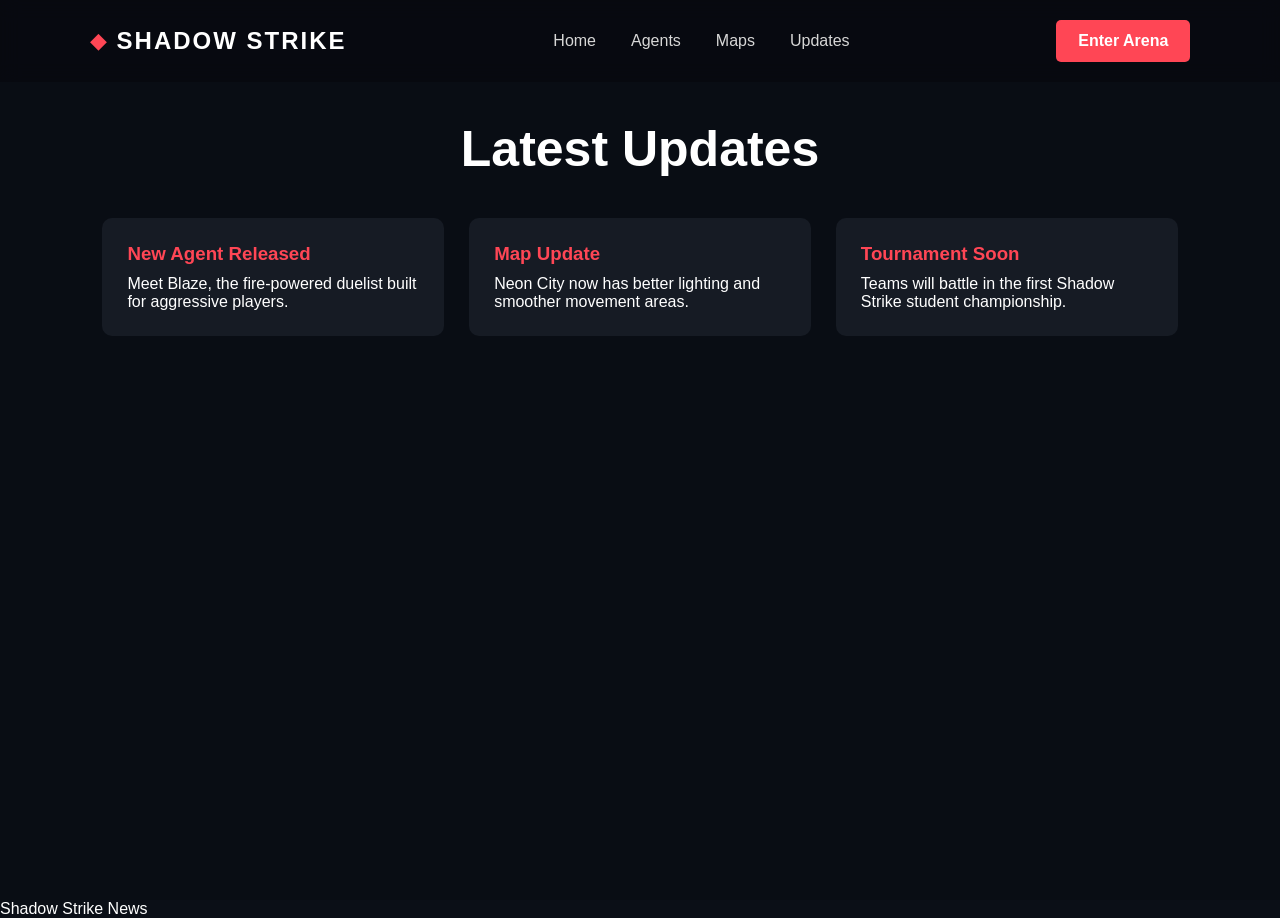
<file:  news.html>
<!DOCTYPE html>
<html>
<head>
  <title>News</title>
  <link rel="stylesheet" href="style.css">
</head>
<body>

<nav class="navbar">
    <div class="logo-box">
        <span class="logo-icon">◆</span>
        <h2>SHADOW STRIKE</h2>
    </div>

    <div class="nav-links">
        <a href="index.html">Home</a>
        <a href="agents.html">Agents</a>
        <a href="maps.html">Maps</a>
        <a href="news.html">Updates</a>
    </div>

    <a href="#" class="nav-btn">Enter Arena</a>
</nav>

<section class="section">
  <h1>Latest Updates</h1>

  <div class="cards">
    <div class="card">
      <h3>New Agent Released</h3>
      <p>Meet Blaze, the fire-powered duelist built for aggressive players.</p>
    </div>

    <div class="card">
      <h3>Map Update</h3>
      <p>Neon City now has better lighting and smoother movement areas.</p>
    </div>

    <div class="card">
      <h3>Tournament Soon</h3>
      <p>Teams will battle in the first Shadow Strike student championship.</p>
    </div>
  </div>
</section>

<footer>
  <p>Shadow Strike News</p>
</footer>

</body>
</html>
</file>
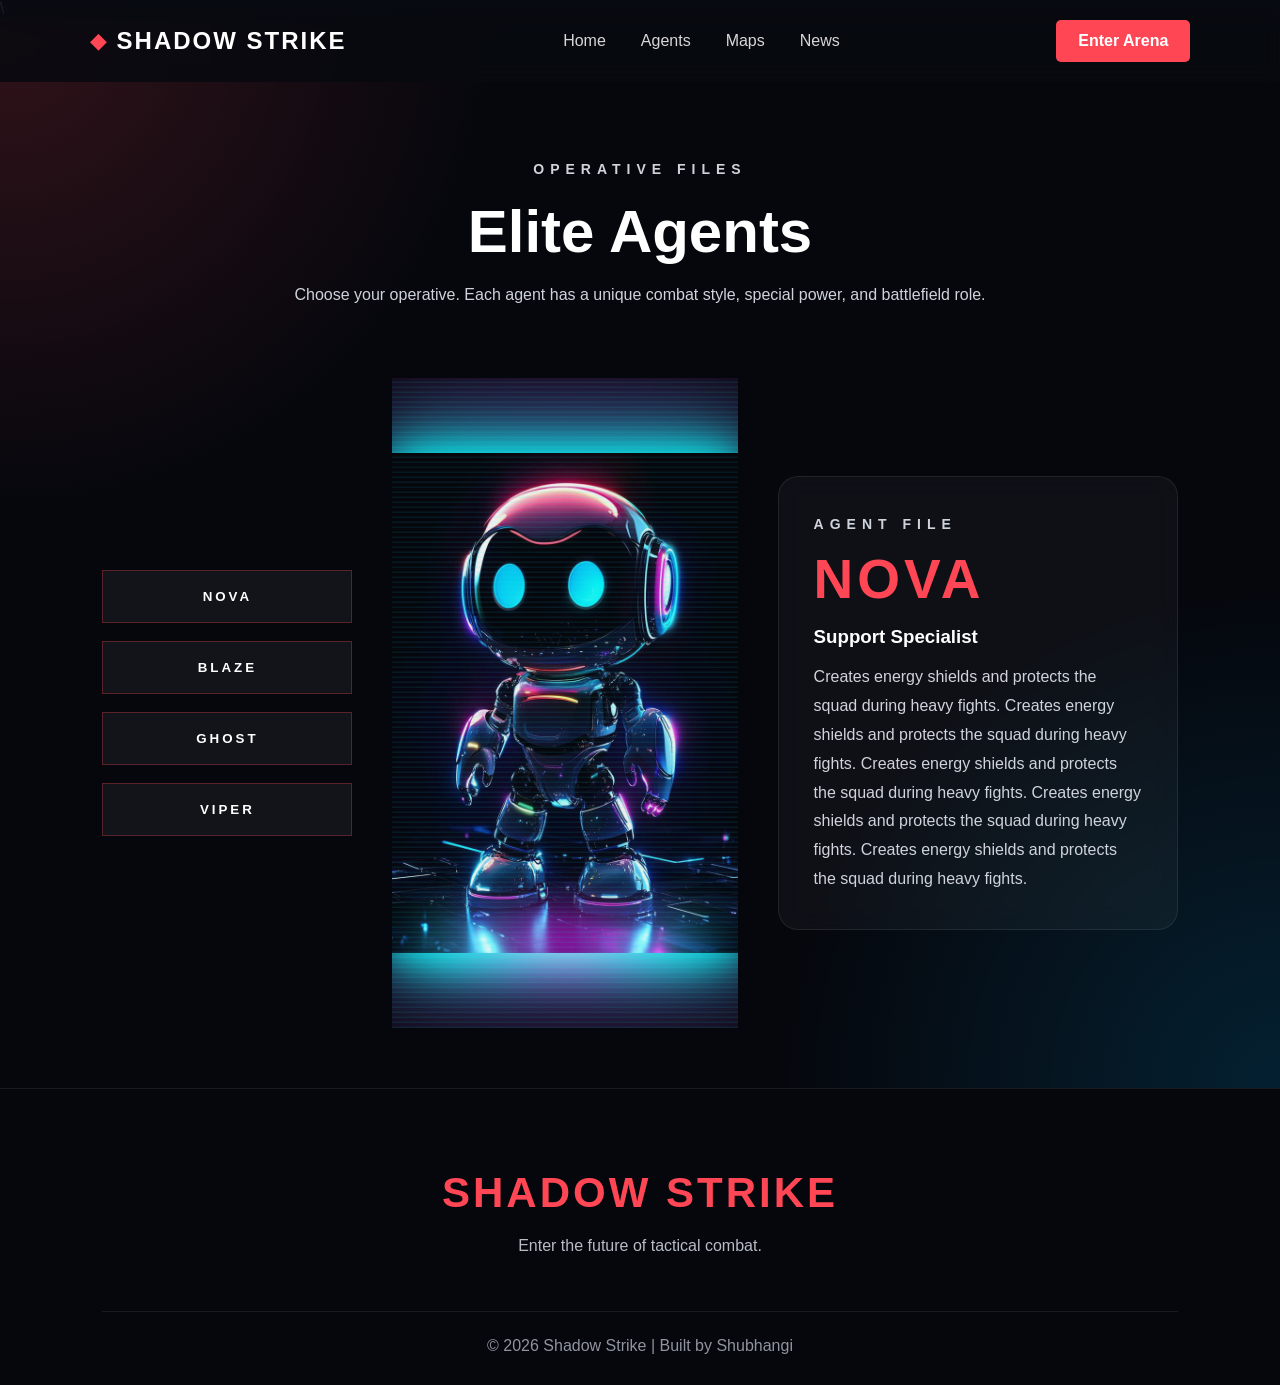
<file: agents.html>
<!DOCTYPE html>
<html lang="en">
<head>
    <title>Agents | Shadow Strike</title>
    <link rel="stylesheet" href="style.css">
</head>\
<body>

<nav class="navbar">
    <div class="logo-box">
        <span class="logo-icon">◆</span>
        <h2>SHADOW STRIKE</h2>
    </div>

    <div class="nav-links">
        <a href="index.html">Home</a>
        <a href="agents.html">Agents</a>
        <a href="maps.html">Maps</a>
        <a href="news.html">News</a>
    </div>

    <a href="index.html" class="nav-btn">Enter Arena</a>
</nav>

<section class="agents-page">

    <div class="agents-heading">
        <p class="small-title">OPERATIVE FILES</p>
        <h1>Elite Agents</h1>
        <p>
            Choose your operative. Each agent has a unique combat style,
            special power, and battlefield role.
        </p>
    </div>

    <section class="agent-terminal">

    <div class="agent-menu">
        <button onclick="showAgent('nova')">NOVA</button>
        <button onclick="showAgent('blaze')">BLAZE</button>
        <button onclick="showAgent('ghost')">GHOST</button>
        <button onclick="showAgent('viper')">VIPER</button>
    </div>

    <div class="hologram-box">
        <img id="agentImage" src="assets/photos/holoooo.jpg" alt="Agent">
    </div>

    <div class="agent-details">
        <p class="small-title">AGENT FILE</p>
        <h1 id="agentName">NOVA</h1>
        <h3 id="agentRole">Support Specialist</h3>
        <p id="agentDesc">
            Creates energy shields and protects the squad during heavy fights.
             Creates energy shields and protects the squad during heavy fights.
         Creates energy shields and protects the squad during heavy fights.
        Creates energy shields and protects the squad during heavy fights.
     Creates energy shields and protects the squad during heavy fights.
        
        </p>
    </div>

</section>

    </div>

</section>

<footer class="game-footer">
    <div class="footer-logo">
        <h2>SHADOW STRIKE</h2>
        <p>Enter the future of tactical combat.</p>
    </div>

    <div class="footer-bottom">
        © 2026 Shadow Strike | Built by Shubhangi
    </div>

</footer>

<script src="script.js"></script>

</body>
</html>
</file>
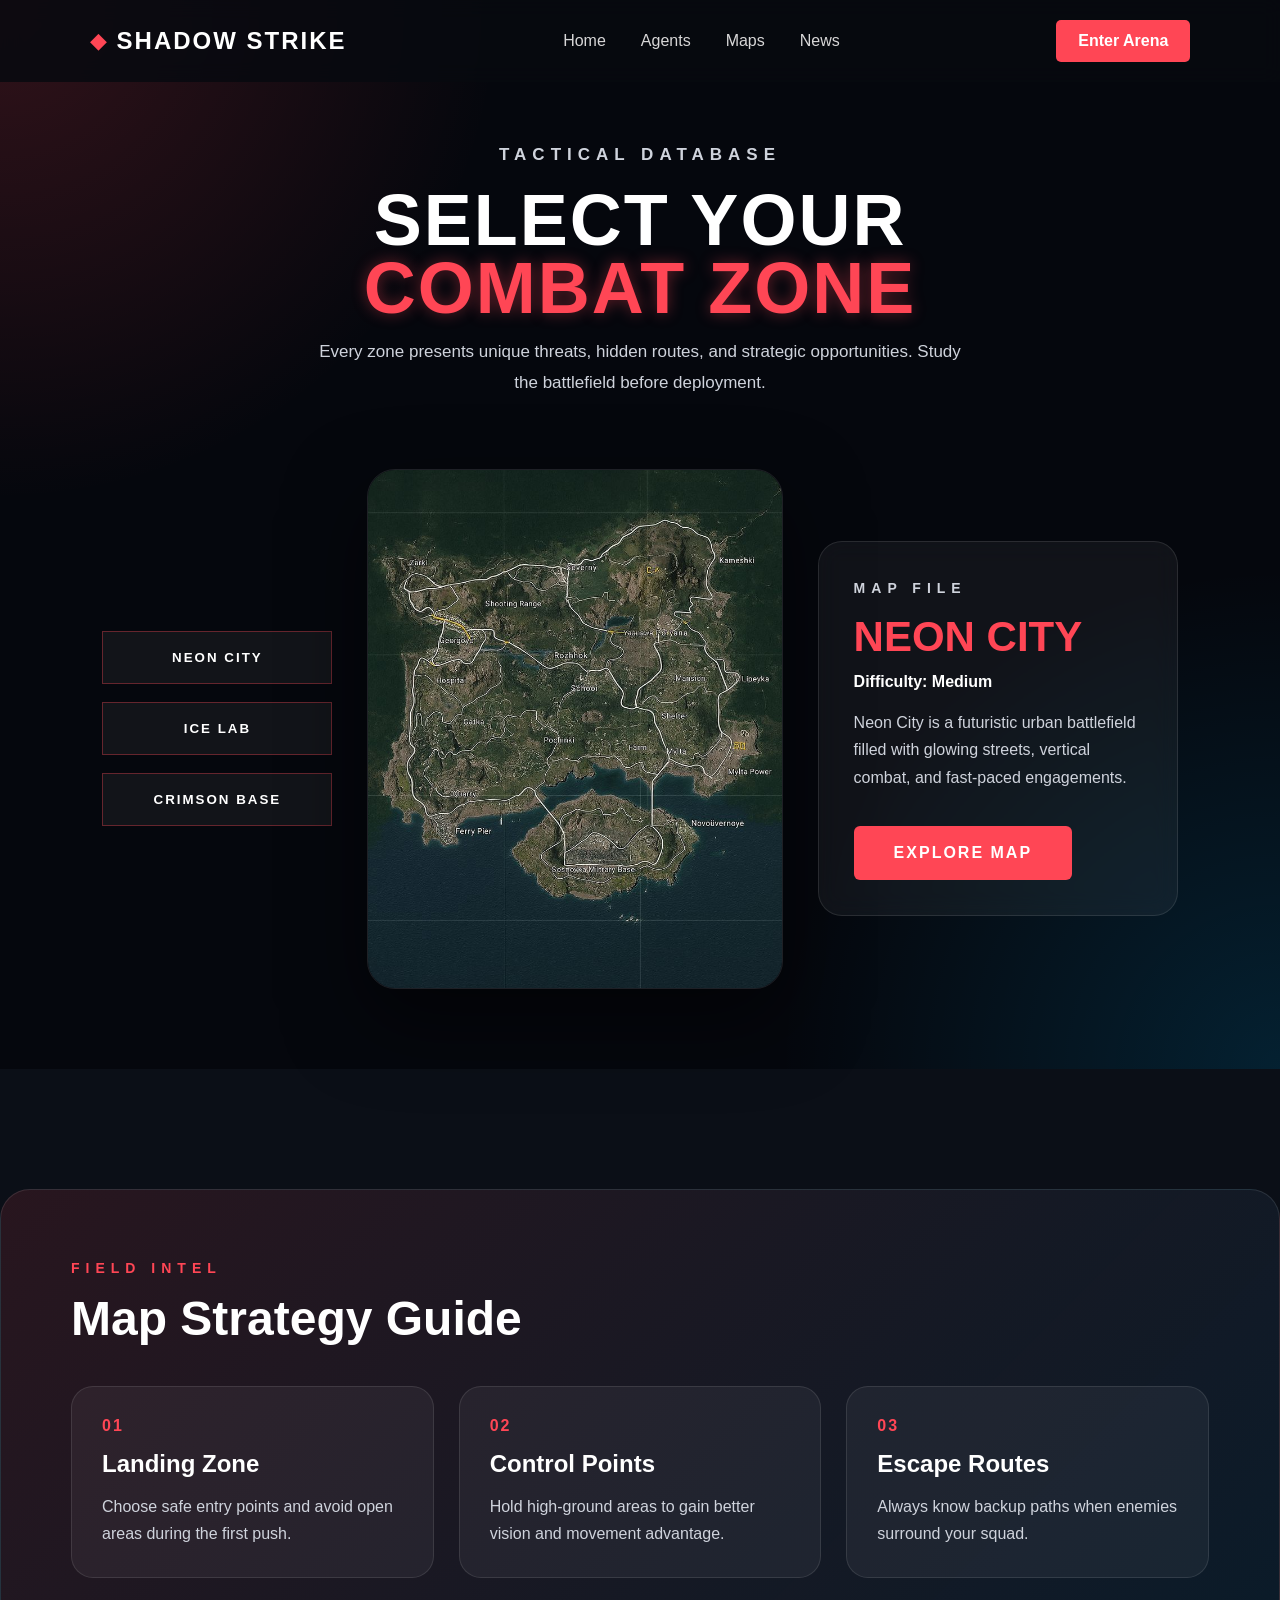
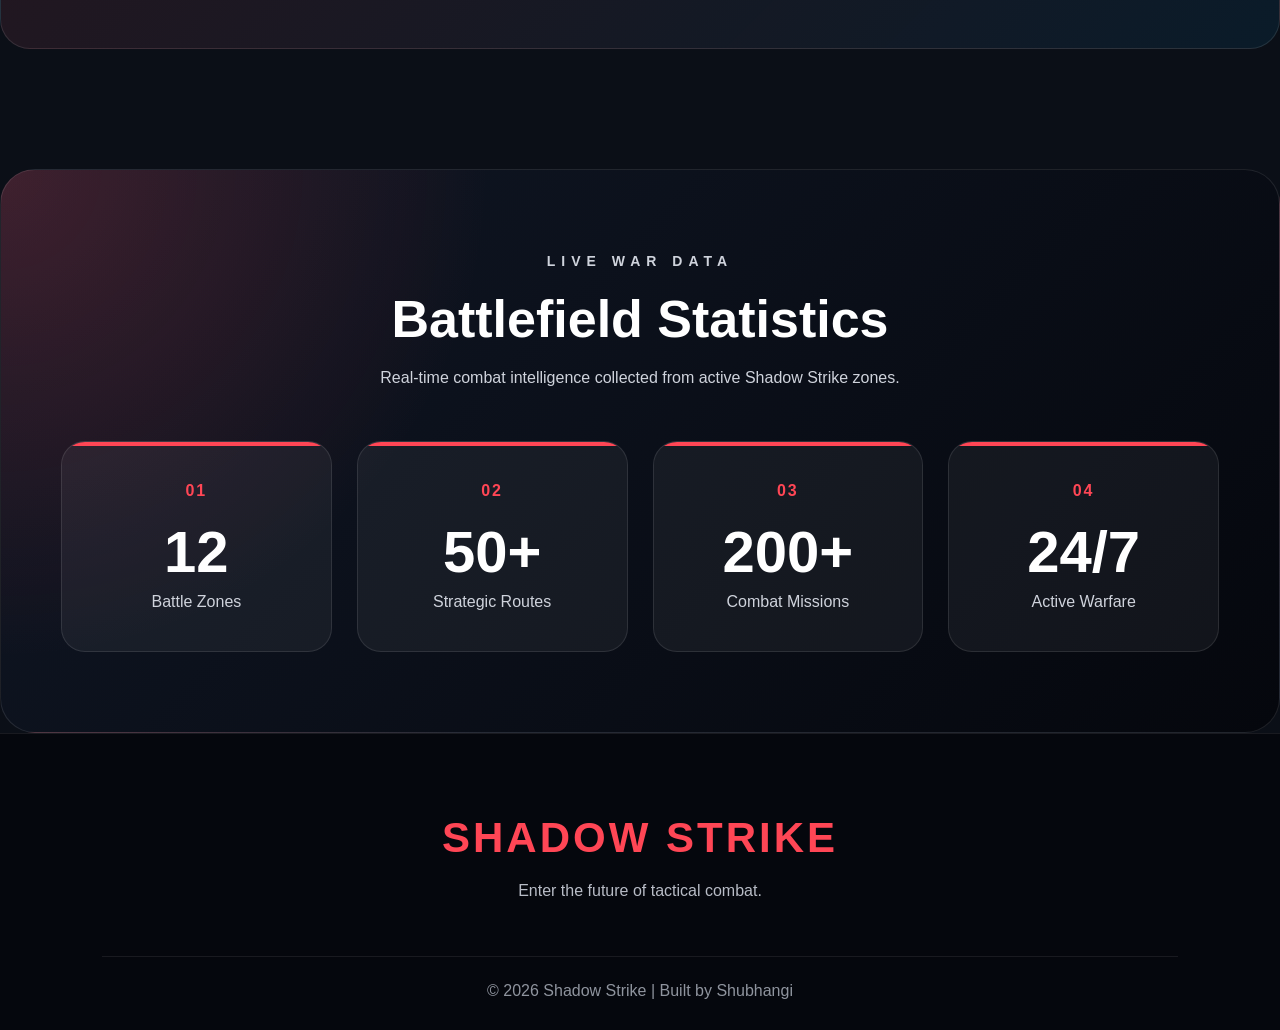
<file: maps.html>
<!DOCTYPE html>
<html lang="en">
<head>
    <title>Maps | Shadow Strike</title>
    <link rel="stylesheet" href="style.css">
</head>
<body>

<!-- NAVBAR -->

<nav class="navbar">
    <div class="logo-box">
        <span class="logo-icon">◆</span>
        <h2>SHADOW STRIKE</h2>
    </div>

    <div class="nav-links">
        <a href="index.html">Home</a>
        <a href="agents.html">Agents</a>
        <a href="maps.html">Maps</a>
        <a href="news.html">News</a>
    </div>

    <a href="index.html" class="nav-btn">Enter Arena</a>
</nav>

<!-- MAP PAGE -->

<section class="maps-page">

    <div class="maps-header">
       <p class="small-title">TACTICAL DATABASE</p>

<h1>
    SELECT YOUR
    <span>COMBAT ZONE</span>
</h1>

<p>
    Every zone presents unique threats, hidden routes,
    and strategic opportunities. Study the battlefield
    before deployment.
</p>
    </div>

    <div class="maps-container">

        <!-- LEFT SIDE -->

        <div class="maps-menu">

            <button onclick="changeMap('neon')">
                NEON CITY
            </button>

            <button onclick="changeMap('ice')">
                ICE LAB
            </button>

            <button onclick="changeMap('crimson')">
                CRIMSON BASE
            </button>

        </div>

        <!-- CENTER IMAGE -->

        <div class="map-preview">

            <img
                id="mapImage"
                src="assets/photos/map1.jpg"
                alt="Map">

        </div>

        <!-- RIGHT DETAILS -->

        <div class="map-details">

            <p class="small-title">
                MAP FILE
            </p>

            <h2 id="mapName">
                NEON CITY
            </h2>

            <h4 id="mapDifficulty">
                Difficulty: Medium
            </h4>

            <p id="mapDesc">
                Neon City is a futuristic urban battlefield
                filled with glowing streets, vertical combat,
                and fast-paced engagements.
            </p>

            <a href="#" class="hero-btn">
                EXPLORE MAP
            </a>

        </div>

    </div>

</section>
<section class="map-strategy">

    <p class="small-title">FIELD INTEL</p>

    <h2>Map Strategy Guide</h2>

    <div class="strategy-grid">

        <div class="strategy-card">
            <span>01</span>
            <h3>Landing Zone</h3>
            <p>Choose safe entry points and avoid open areas during the first push.</p>
        </div>

        <div class="strategy-card">
            <span>02</span>
            <h3>Control Points</h3>
            <p>Hold high-ground areas to gain better vision and movement advantage.</p>
        </div>

        <div class="strategy-card">
            <span>03</span>
            <h3>Escape Routes</h3>
            <p>Always know backup paths when enemies surround your squad.</p>
        </div>

    </div>

</section>
<section class="battle-stats">

    <div class="stats-heading">
        <p class="small-title">LIVE WAR DATA</p>
        <h2>Battlefield Statistics</h2>
        <p>Real-time combat intelligence collected from active Shadow Strike zones.</p>
    </div>

    <div class="stats-grid">

        <div class="stat-box">
            <span>01</span>
            <h2>12</h2>
            <p>Battle Zones</p>
        </div>

        <div class="stat-box">
            <span>02</span>
            <h2>50+</h2>
            <p>Strategic Routes</p>
        </div>

        <div class="stat-box">
            <span>03</span>
            <h2>200+</h2>
            <p>Combat Missions</p>
        </div>

        <div class="stat-box">
            <span>04</span>
            <h2>24/7</h2>
            <p>Active Warfare</p>
        </div>

    </div>

</section>
<footer class="game-footer">

    <div class="footer-logo">
        <h2>SHADOW STRIKE</h2>

        <p>
            Enter the future of tactical combat.
        </p>
    </div>

    <div class="footer-bottom">
        © 2026 Shadow Strike | Built by Shubhangi
    </div>

</footer>

<script src="script.js"></script>

</body>
</html>
</file>
<file: style.css>
*{
    margin:0;
    padding:0;
    box-sizing:border-box;
    font-family:Arial, Helvetica, sans-serif;
}

body{
    background:#0b0f17;
    color:white;
    overflow-x:hidden;
}

/* NAVBAR */

.navbar{
    position:fixed;
    top:0;
    left:0;
    width:100%;
    display:flex;
    justify-content:space-between;
    align-items:center;
    padding:20px 7%;
    background:rgba(8,10,16,.85);
    backdrop-filter:blur(10px);
    z-index:1000;
}

.logo-box{
    display:flex;
    align-items:center;
    gap:10px;
}

.logo-icon{
    color:#ff4655;
    font-size:22px;
}

.logo-box h2{
    color:white;
    letter-spacing:2px;
}

.nav-links{
    display:flex;
    gap:35px;
}

.nav-links a{
    text-decoration:none;
    color:#d7d7d7;
    transition:.3s;
    position:relative;
}

.nav-links a:hover{
    color:#ff4655;
}

.nav-links a::after{
    content:"";
    position:absolute;
    left:0;
    bottom:-6px;
    width:0%;
    height:2px;
    background:#ff4655;
    transition:.3s;
}

.nav-links a:hover::after{
    width:100%;
}

.nav-btn{
    text-decoration:none;
    background:#ff4655;
    color:white;
    padding:12px 22px;
    border-radius:5px;
    font-weight:bold;
}

.nav-btn:hover{
    background:white;
    color:#ff4655;
}

/* HERO */

.hero{
    position:relative;
    height:90vh;
    overflow:hidden;
}

.video-bg{
    position:absolute;
    top:0;
    left:0;
    width:100%;
    height:100%;
    object-fit:cover;
    filter:brightness(.75);
    transform:scale(1.05);
}

.overlay{
    position:absolute;
    top:0;
    left:0;
    width:100%;
    height:100%;
    background:linear-gradient(
        rgba(0,0,0,.4),
        rgba(0,0,0,.7)
    );
}

.hero-content{
    position:relative;
    z-index:5;
    height:100%;
    display:flex;
    justify-content:center;
    align-items:center;
    text-align:center;
    padding-top:20px;
}

.hero-title{
    max-width:800px;
    text-align:center;
}

.subtitle{
    color:#ff4655;
    letter-spacing:4px;
    font-size:14px;
    font-weight:bold;
}

.hero-title h1{
    margin-top:20px;
    font-size:8rem;
    font-weight:900;
    line-height:.85;
    letter-spacing:5px;
    text-transform:uppercase;
    color:white;
    text-shadow:
    0 0 20px rgba(255,255,255,.15),
    0 0 35px rgba(255,70,85,.25);
}

.hero-title h1 span{
    display:block;
    color:#ff4655;
    text-shadow:0 0 20px rgba(255,70,85,.5);
}

.hero-title p{
    margin-top:25px;
    font-size:1.2rem;
    line-height:1.7;
    color:#e0e0e0;
}

.hero-btn{
    display:inline-block;
    margin-top:35px;
    padding:18px 40px;
    background:#ff4655;
    color:white;
    text-decoration:none;
    font-weight:bold;
    letter-spacing:2px;
    border-radius:6px;
    transition:.3s;
}

.hero-btn:hover{
    transform:translateY(-5px);
    box-shadow:0 10px 25px rgba(255,70,85,.5);
}

/* HOME SHOWCASE */

.home-showcase{
    min-height:100vh;
    padding:100px 8%;
    background:
        radial-gradient(circle at top left, rgba(255,70,85,.25), transparent 35%),
        linear-gradient(135deg, #080b12, #111827);
    display:grid;
    grid-template-columns:0.9fr 1.1fr;
    gap:50px;
    align-items:center;
}

.small-title{
    color:#ff4655;
    letter-spacing:4px;
    font-weight:bold;
    font-size:13px;
}

.showcase-left h2{
    font-size:52px;
    line-height:1.05;
    margin:18px 0;
}

.showcase-left p{
    color:#cfd3dc;
    line-height:1.7;
    font-size:17px;
}

.showcase-btn{
    display:inline-block;
    margin-top:30px;
    padding:15px 32px;
    color:white;
    text-decoration:none;
    border:1px solid #ff4655;
    background:rgba(255,70,85,.12);
}

.showcase-btn:hover{
    background:#ff4655;
}

.showcase-grid{
    display:grid;
    grid-template-columns:1fr 1fr;
    gap:22px;
}

.show-card{
    position:relative;
    height:260px;
    overflow:hidden;
    border-radius:22px;
    background:#161b24;
    transform:skew(-3deg);
    box-shadow:0 20px 50px rgba(0,0,0,.35);
}

.big-card{
    grid-row:span 2;
    height:545px;
}

.show-card img{
    width:100%;
    height:100%;
    object-fit:cover;
    filter:brightness(.75);
    transition:.4s;
}

.show-card:hover img{
    transform:scale(1.08);
    filter:brightness(1);
}

.show-card div{
    position:absolute;
    left:22px;
    bottom:22px;
    right:22px;
}

.show-card span{
    color:#ff4655;
    font-weight:bold;
    font-size:14px;
}

.show-card h3{
    color:white;
    margin-top:8px;
    font-size:24px;
}

/* PROMO */

.promo-section{
    padding:90px 8%;
    background:#080b12;
}

.promo-card{
    position:relative;
    min-height:430px;
    border-radius:28px;
    overflow:hidden;
    box-shadow:0 30px 80px rgba(0,0,0,.45);
}

.promo-card img{
    width:100%;
    height:100%;
    position:absolute;
    top:0;
    left:0;
    object-fit:cover;
}

.promo-card::after{
    content:"";
    position:absolute;
    inset:0;
    background:linear-gradient(
        90deg,
        rgba(0,0,0,.85),
        rgba(0,0,0,.35),
        rgba(0,0,0,.05)
    );
}

.promo-content{
    position:relative;
    z-index:2;
    max-width:520px;
    padding:70px 55px;
    color:white;
}

.promo-label{
    color:#ff4655;
    font-weight:bold;
    letter-spacing:4px;
    font-size:13px;
}

.promo-content h2{
    margin-top:18px;
    font-size:52px;
    line-height:1.05;
}

.promo-content p{
    margin-top:20px;
    color:#e5e5e5;
    line-height:1.7;
}

.promo-btn{
    display:inline-block;
    margin-top:30px;
    padding:16px 34px;
    background:#ff4655;
    color:white;
    text-decoration:none;
    font-weight:bold;
}

.promo-btn:hover{
    background:white;
    color:#ff4655;
}

/* BATTLE ZONES */

.battle-zones{
    padding:100px 8%;
    background:#090d14;
    display:grid;
    grid-template-columns:1fr 1.2fr;
    gap:50px;
    align-items:center;
}

.zone-info h2{
    font-size:52px;
    margin:15px 0;
}

.zone-info p{
    color:#cfd3dc;
    line-height:1.7;
    font-size:17px;
}

.zone-buttons{
    margin-top:30px;
    display:flex;
    gap:15px;
    flex-wrap:wrap;
}

.zone-buttons button{
    padding:14px 24px;
    background:#151b26;
    color:white;
    border:1px solid #ff4655;
    cursor:pointer;
    font-weight:bold;
}

.zone-buttons button:hover{
    background:#ff4655;
}

.zone-image{
    height:430px;
    border-radius:28px;
    overflow:hidden;
    box-shadow:0 30px 80px rgba(0,0,0,.45);
}

.zone-image img{
    width:100%;
    height:100%;
    object-fit:cover;
}

/* NORMAL PAGES */

.page-top{
    padding-top:150px;
}

.section{
    padding:120px 8%;
    min-height:100vh;
    background:#090d14;
}

.section h1{
    text-align:center;
    margin-bottom:40px;
    font-size:50px;
}

.cards{
    display:grid;
    grid-template-columns:repeat(auto-fit,minmax(250px,1fr));
    gap:25px;
}

.card{
    background:#161b24;
    padding:25px;
    border-radius:10px;
    transition:.3s;
}

.card:hover{
    transform:translateY(-8px);
}

.card h3{
    color:#ff4655;
    margin-bottom:10px;
}

/* AGENTS PAGE */

.agents-page{
    min-height:100vh;
    padding:140px 8% 60px;
    background:
    radial-gradient(circle at top left, rgba(255,70,85,.18), transparent 30%),
    radial-gradient(circle at bottom right, rgba(0,180,255,.15), transparent 30%),
    #05070d;
}

.agents-heading{
    text-align:center;
    max-width:800px;
    margin:0 auto 70px;
}

.agents-heading h1{
    font-size:60px;
    margin:15px 0;
}

.agents-heading p{
    color:#cfd3dc;
    line-height:1.7;
}

.agent-terminal{
    display:grid;
    grid-template-columns:250px 1fr 400px;
    gap:40px;
    align-items:center;
}

.agent-menu{
    display:flex;
    flex-direction:column;
    gap:18px;
}

.agent-menu button{
    padding:18px;
    background:rgba(255,255,255,.05);
    border:1px solid rgba(255,70,85,.3);
    color:white;
    font-weight:bold;
    letter-spacing:3px;
    cursor:pointer;
    transition:.3s;
}

.agent-menu button:hover{
    background:#ff4655;
    transform:translateX(8px);
}

.hologram-box{
    position:relative;
    height:650px;
    display:flex;
    justify-content:center;
    align-items:center;
    overflow:hidden;
}

.hologram-box::before{
    content:"";
    position:absolute;
    bottom:60px;
    width:300px;
    height:50px;
    border-radius:50%;
    background:linear-gradient(
        90deg,
        #00ffff,
        #ff00ff,
        #00ffff
    );
    filter:blur(25px);
    opacity:.8;
}

.hologram-box::after{
    content:"";
    position:absolute;
    inset:0;
    background:
    repeating-linear-gradient(
        transparent 0px,
        transparent 3px,
        rgba(0,255,255,.08) 4px,
        rgba(0,255,255,.08) 5px
    );
    pointer-events:none;
}

.hologram-box img{
    max-height:560px;
    max-width:100%;
    object-fit:contain;
    opacity:.95;
    mix-blend-mode:screen;
    filter:
    drop-shadow(0 0 20px #00ffff)
    drop-shadow(0 0 40px #00ffff)
    drop-shadow(0 0 80px rgba(255,0,255,.4));
    animation:holoFloat 3s ease-in-out infinite;
}

.agent-details{
    background:rgba(255,255,255,.04);
    border:1px solid rgba(255,255,255,.08);
    padding:35px;
    border-radius:20px;
    backdrop-filter:blur(12px);
}

.agent-details h1{
    font-size:55px;
    color:#ff4655;
    letter-spacing:4px;
    margin-top:10px;
}

.agent-details h3{
    margin:15px 0;
    color:white;
}

.agent-details p{
    color:#cfd3dc;
    line-height:1.8;
}

@keyframes holoFloat{
    0%{ transform:translateY(0px); }
    50%{ transform:translateY(-15px); }
    100%{ transform:translateY(0px); }
}

.rotate-agent{
    animation:
    rotateIn .7s ease,
    holoFloat 3s ease-in-out infinite;
}

@keyframes rotateIn{
    0%{
        opacity:0;
        transform:rotateY(90deg) scale(.8);
    }

    100%{
        opacity:1;
        transform:rotateY(0deg) scale(1);
    }
}

/* FOOTER */

.game-footer{
    background:#05070d;
    padding:80px 8% 30px;
    border-top:1px solid rgba(255,255,255,.08);
}

.footer-logo{
    text-align:center;
    max-width:600px;
    margin:auto;
}

.footer-logo h2{
    font-size:42px;
    color:#ff4655;
    letter-spacing:3px;
}

.footer-logo p{
    margin-top:15px;
    color:#b8bcc6;
    line-height:1.8;
}

.footer-links{
    margin-top:50px;
    display:flex;
    justify-content:center;
    gap:120px;
}

.footer-links div{
    display:flex;
    flex-direction:column;
    gap:12px;
}

.footer-links h4{
    color:white;
    margin-bottom:10px;
}

.footer-links a{
    color:#b8bcc6;
    text-decoration:none;
}

.footer-links a:hover{
    color:#ff4655;
}

.footer-bottom{
    margin-top:50px;
    text-align:center;
    padding-top:25px;
    border-top:1px solid rgba(255,255,255,.08);
    color:#8f949e;
}

/* RESPONSIVE */

@media(max-width:1100px){
    .agent-terminal{
        grid-template-columns:1fr;
        text-align:center;
    }

    .agent-menu{
        flex-direction:row;
        justify-content:center;
        flex-wrap:wrap;
    }

    .agent-details{
        max-width:700px;
        margin:auto;
    }

    .agents-heading h1{
        font-size:42px;
    }
}

@media(max-width:900px){
    .hero-title h1{
        font-size:4rem;
    }

    .nav-links{
        gap:15px;
    }

    .home-showcase{
        grid-template-columns:1fr;
    }

    .showcase-left h2{
        font-size:38px;
    }

    .showcase-grid{
        grid-template-columns:1fr;
    }

    .big-card{
        height:300px;
    }

    .show-card{
        height:260px;
    }

    .battle-zones{
        grid-template-columns:1fr;
    }

    .zone-info h2{
        font-size:36px;
    }
}

@media(max-width:768px){
    .navbar{
        flex-direction:column;
        gap:15px;
    }

    .nav-links{
        flex-wrap:wrap;
        justify-content:center;
    }

    .nav-btn{
        display:none;
    }

    .hero-title h1{
        font-size:3rem;
    }

    .hero-title p{
        font-size:1rem;
    }

    .promo-card{
        min-height:520px;
    }

    .promo-content{
        padding:45px 30px;
    }

    .promo-content h2{
        font-size:34px;
    }

    .hologram-box{
        height:450px;
    }

    .hologram-box img{
        max-height:380px;
    }

    .agent-details h1{
        font-size:36px;
    }

    .agent-menu button{
        padding:14px;
        font-size:12px;
    }

    .footer-links{
        flex-direction:column;
        gap:40px;
        text-align:center;
    }
}
/* MAPS PAGE */

.maps-page{
    min-height:100vh;
    padding:140px 8% 80px;
    background:
        radial-gradient(circle at top left, rgba(255,70,85,.18), transparent 30%),
        radial-gradient(circle at bottom right, rgba(0,180,255,.15), transparent 30%),
        #05070d;
}

.maps-header{
    text-align:center;
    max-width:800px;
    margin:0 auto 60px;
}
.maps-header h1{
    font-size:72px;
    line-height:0.95;
    text-transform:uppercase;
    letter-spacing:2px;
    margin:15px 0;
    font-weight:900;
}
.maps-header h1 span{
    display:block;
    color:#ff4655;
    text-shadow:
        0 0 15px rgba(255,70,85,.4);
}

.maps-header p{
    color:#cfd3dc;
    line-height:1.8;
    max-width:650px;
    margin:0 auto;
    font-size:17px;
}  
.small-title{
    color:#ff4655;
    letter-spacing:6px;
    text-transform:uppercase;
    font-weight:bold;
    font-size:14px;
}

.maps-container{
    display:grid;
    grid-template-columns:230px 1fr 360px;
    gap:35px;
    align-items:center;
}

.maps-menu{
    display:flex;
    flex-direction:column;
    gap:18px;
}
.maps-header{
    text-align:center;
    max-width:900px;
    margin:0 auto 70px;
}

.maps-header h1:hover{
    transform:scale(1.02);
    transition:.3s;
}

.maps-menu button{
    padding:18px;
    background:rgba(255,255,255,.05);
    border:1px solid rgba(255,70,85,.35);
    color:white;
    font-weight:bold;
    letter-spacing:2px;
    cursor:pointer;
    transition:.3s;
}

.maps-menu button:hover{
    background:#ff4655;
    transform:translateX(8px);
}

.map-preview{
    height:520px;
    border-radius:28px;
    overflow:hidden;
    box-shadow:0 30px 80px rgba(0,0,0,.55);
    border:1px solid rgba(255,255,255,.1);
}

.map-preview img{
    width:100%;
    height:100%;
    object-fit:cover;
    transition:.5s;
}

.map-preview:hover img{
    transform:scale(1.08);
}

.map-details{
    background:rgba(255,255,255,.05);
    border:1px solid rgba(255,255,255,.1);
    padding:35px;
    border-radius:24px;
    backdrop-filter:blur(12px);
}

.map-details h2{
    font-size:42px;
    color:#ff4655;
    margin:12px 0;
}

.map-details h4{
    color:white;
    margin-bottom:18px;
}

.map-details p{
    color:#cfd3dc;
    line-height:1.7;
}

/* responsive maps */

@media(max-width:1100px){
    .maps-container{
        grid-template-columns:1fr;
    }

    .maps-menu{
        flex-direction:row;
        justify-content:center;
        flex-wrap:wrap;
    }

    .map-details{
        text-align:center;
    }
}

@media(max-width:768px){
    .maps-header h1{
        font-size:38px;
    }

    .map-preview{
        height:330px;
    }

    .maps-menu button{
        font-size:12px;
        padding:14px;
    }
}
.map-strategy{
    margin-top:120px;
    padding:70px;
    border-radius:30px;
    background:
        linear-gradient(135deg, rgba(255,70,85,.12), rgba(0,180,255,.08));
    border:1px solid rgba(255,255,255,.1);
}

.map-strategy h2{
    font-size:48px;
    margin:15px 0 40px;
}

.strategy-grid{
    display:grid;
    grid-template-columns:repeat(3, 1fr);
    gap:25px;
}

.strategy-card{
    background:rgba(255,255,255,.05);
    border:1px solid rgba(255,255,255,.1);
    padding:30px;
    border-radius:22px;
    transition:.3s;
}

.strategy-card:hover{
    transform:translateY(-10px);
    border-color:#ff4655;
}

.strategy-card span{
    color:#ff4655;
    font-weight:bold;
    letter-spacing:2px;
}

.strategy-card h3{
    margin:15px 0;
    font-size:24px;
}

.strategy-card p{
    color:#cfd3dc;
    line-height:1.7;
}

@media(max-width:900px){
    .strategy-grid{
        grid-template-columns:1fr;
    }

    .map-strategy{
        padding:35px;
    }
}.battle-stats{
    margin-top:120px;
    padding:80px 60px;
    border-radius:35px;
    background:
        radial-gradient(circle at top left, rgba(255,70,85,.2), transparent 35%),
        linear-gradient(135deg, #101725, #05070d);
    border:1px solid rgba(255,255,255,.1);
}

.stats-heading{
    text-align:center;
    max-width:700px;
    margin:0 auto 50px;
}

.stats-heading h2{
    font-size:52px;
    margin:15px 0;
}

.stats-heading p{
    color:#cfd3dc;
    line-height:1.7;
}

.stats-grid{
    display:grid;
    grid-template-columns:repeat(4, 1fr);
    gap:25px;
}

.stat-box{
    position:relative;
    padding:40px 25px;
    border-radius:24px;
    text-align:center;
    background:rgba(255,255,255,.05);
    border:1px solid rgba(255,255,255,.1);
    overflow:hidden;
    transition:.3s;
}

.stat-box::before{
    content:"";
    position:absolute;
    top:0;
    left:0;
    width:100%;
    height:4px;
    background:#ff4655;
}

.stat-box:hover{
    transform:translateY(-10px);
    box-shadow:0 0 35px rgba(255,70,85,.25);
}

.stat-box span{
    color:#ff4655;
    font-weight:bold;
    letter-spacing:2px;
}

.stat-box h2{
    font-size:58px;
    margin:18px 0 8px;
    color:white;
}

.stat-box p{
    color:#cfd3dc;
}

@media(max-width:900px){
    .stats-grid{
        grid-template-columns:repeat(2, 1fr);
    }

    .battle-stats{
        padding:50px 30px;
    }
}

@media(max-width:600px){
    .stats-grid{
        grid-template-columns:1fr;
    }

    .stats-heading h2{
        font-size:36px;
    }
}
</file>
